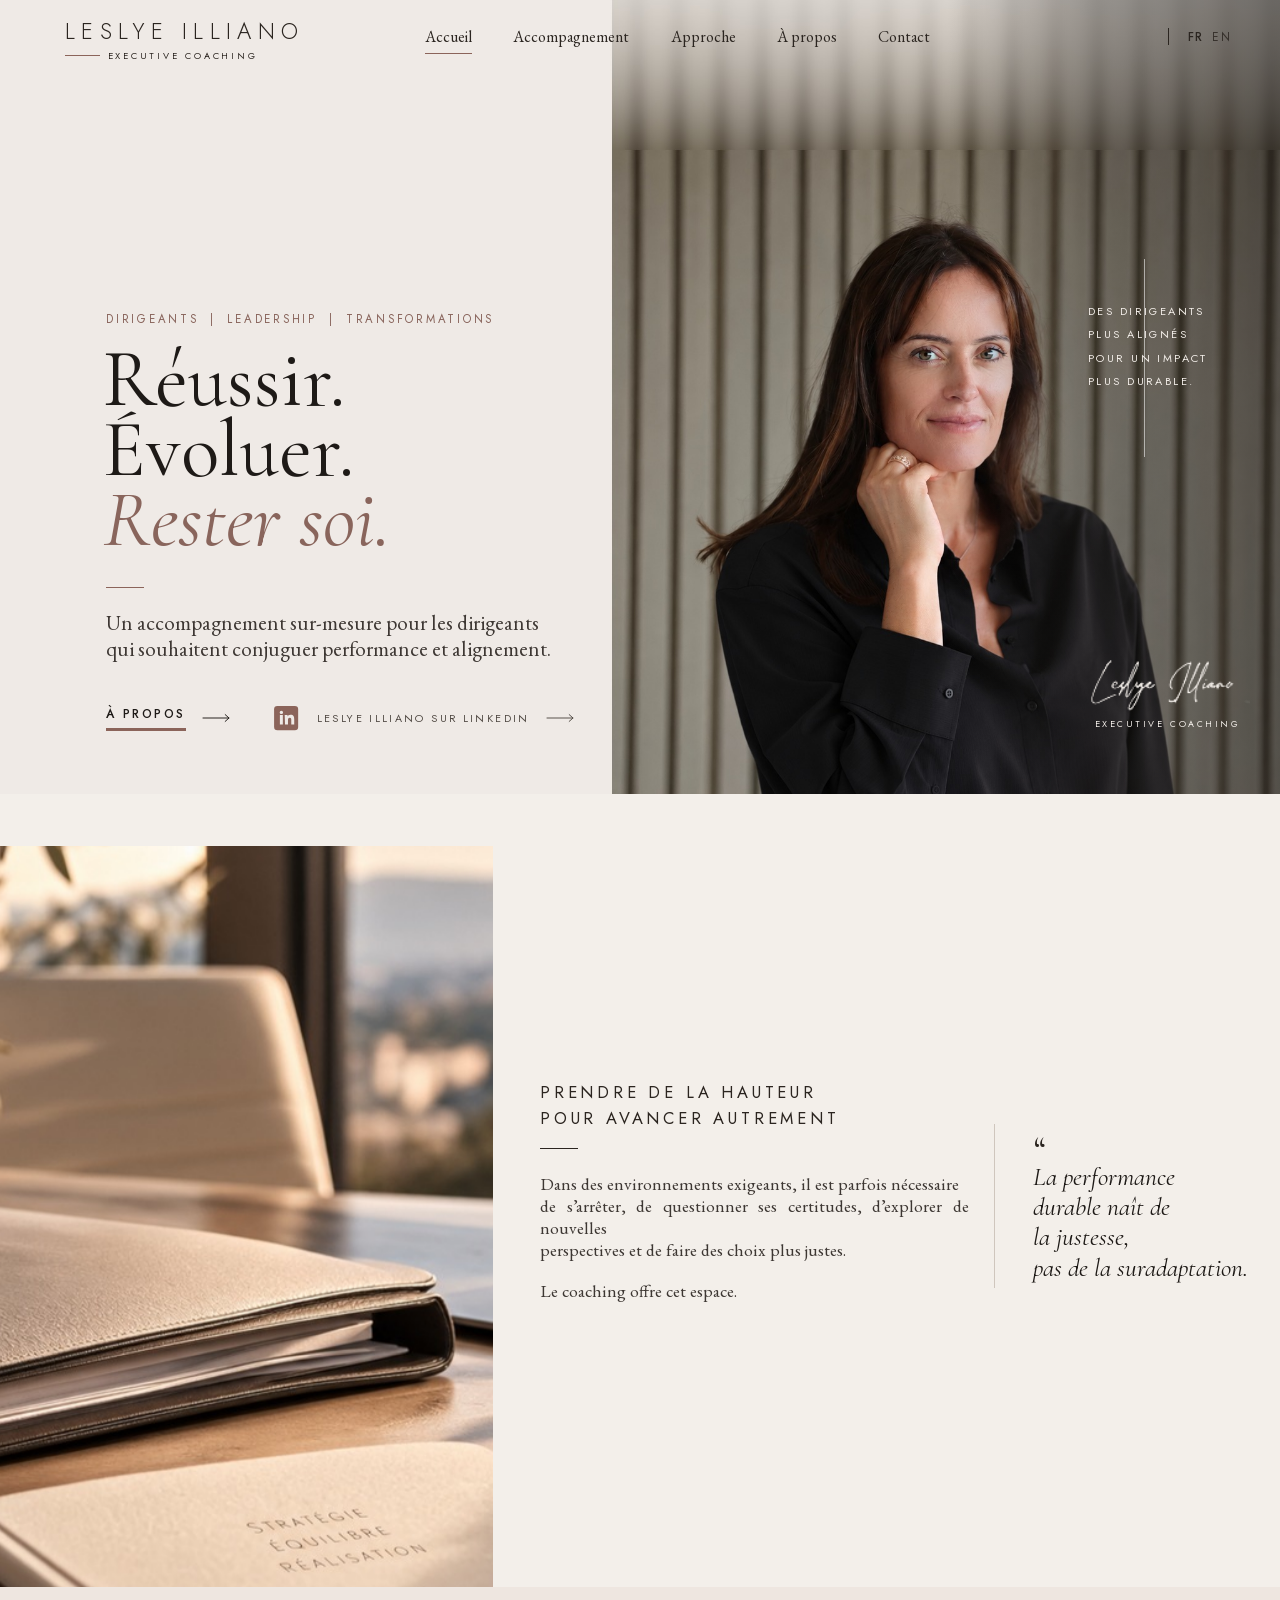
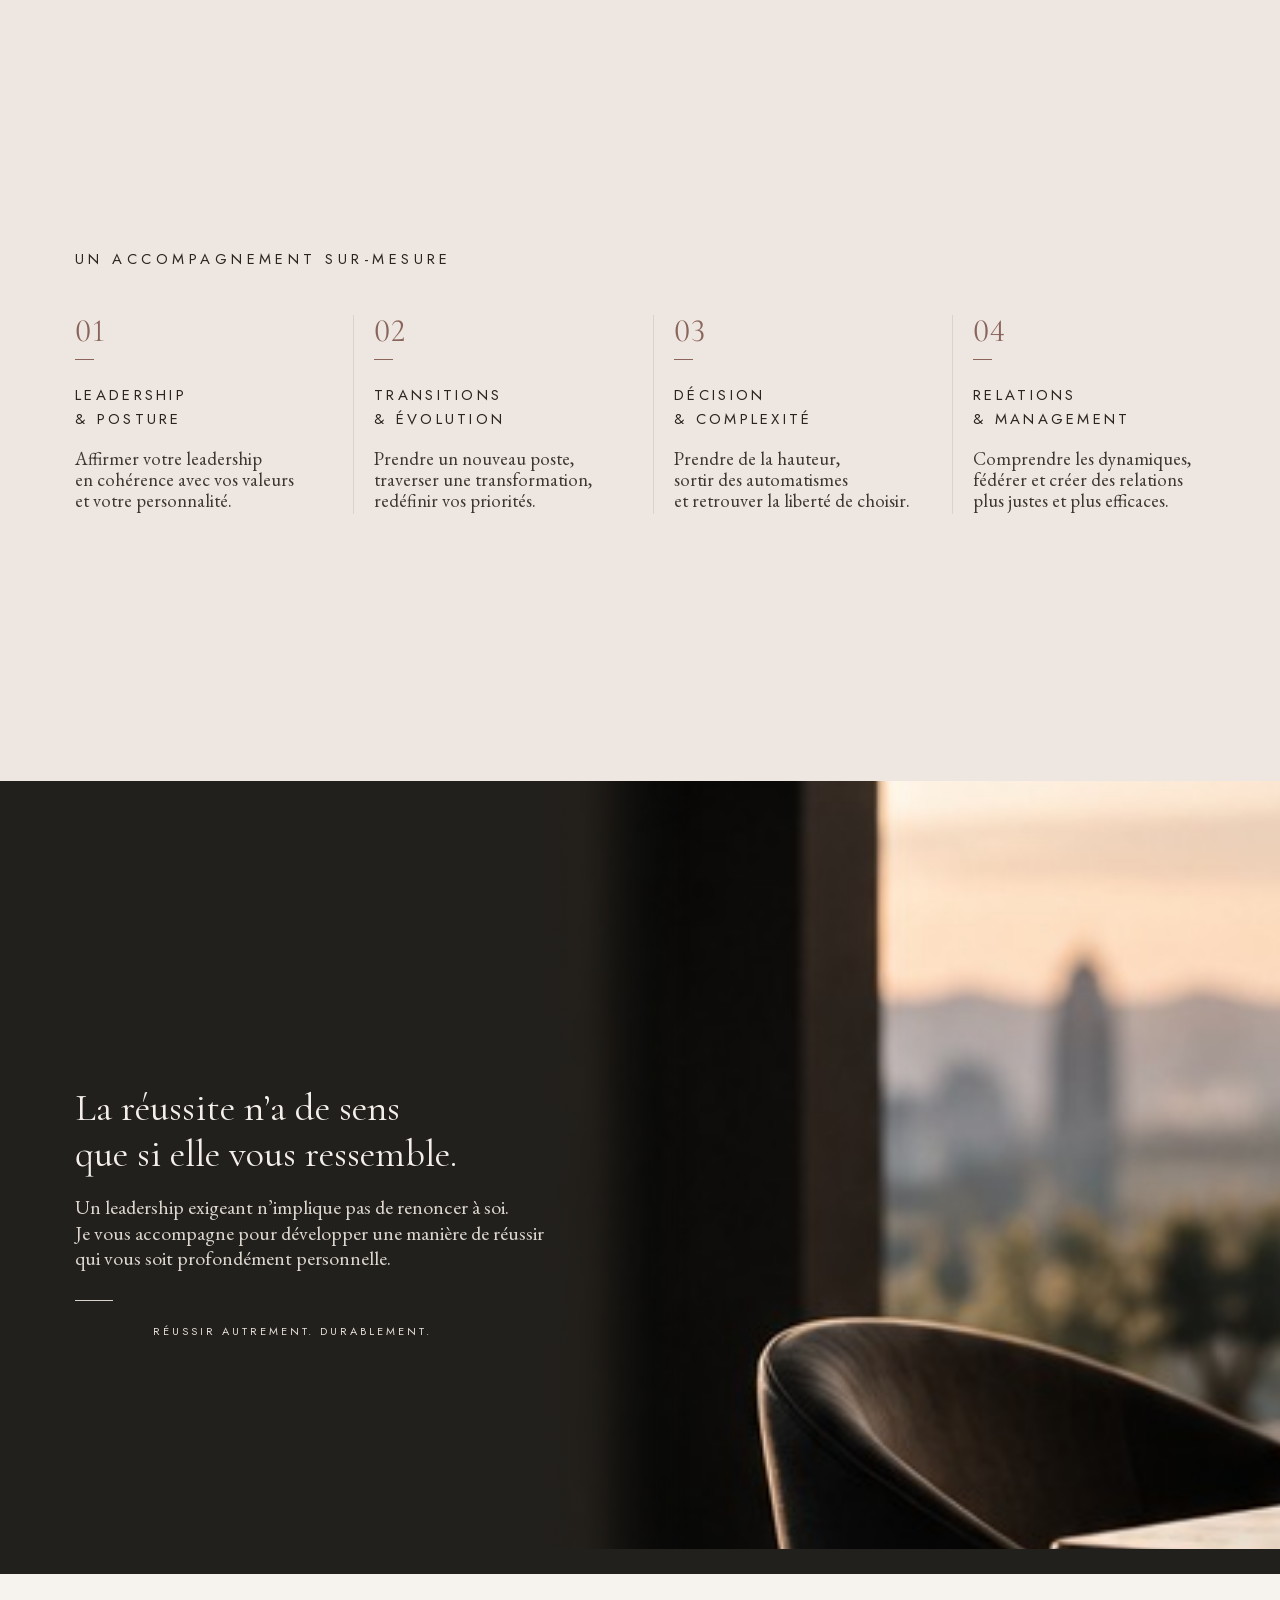
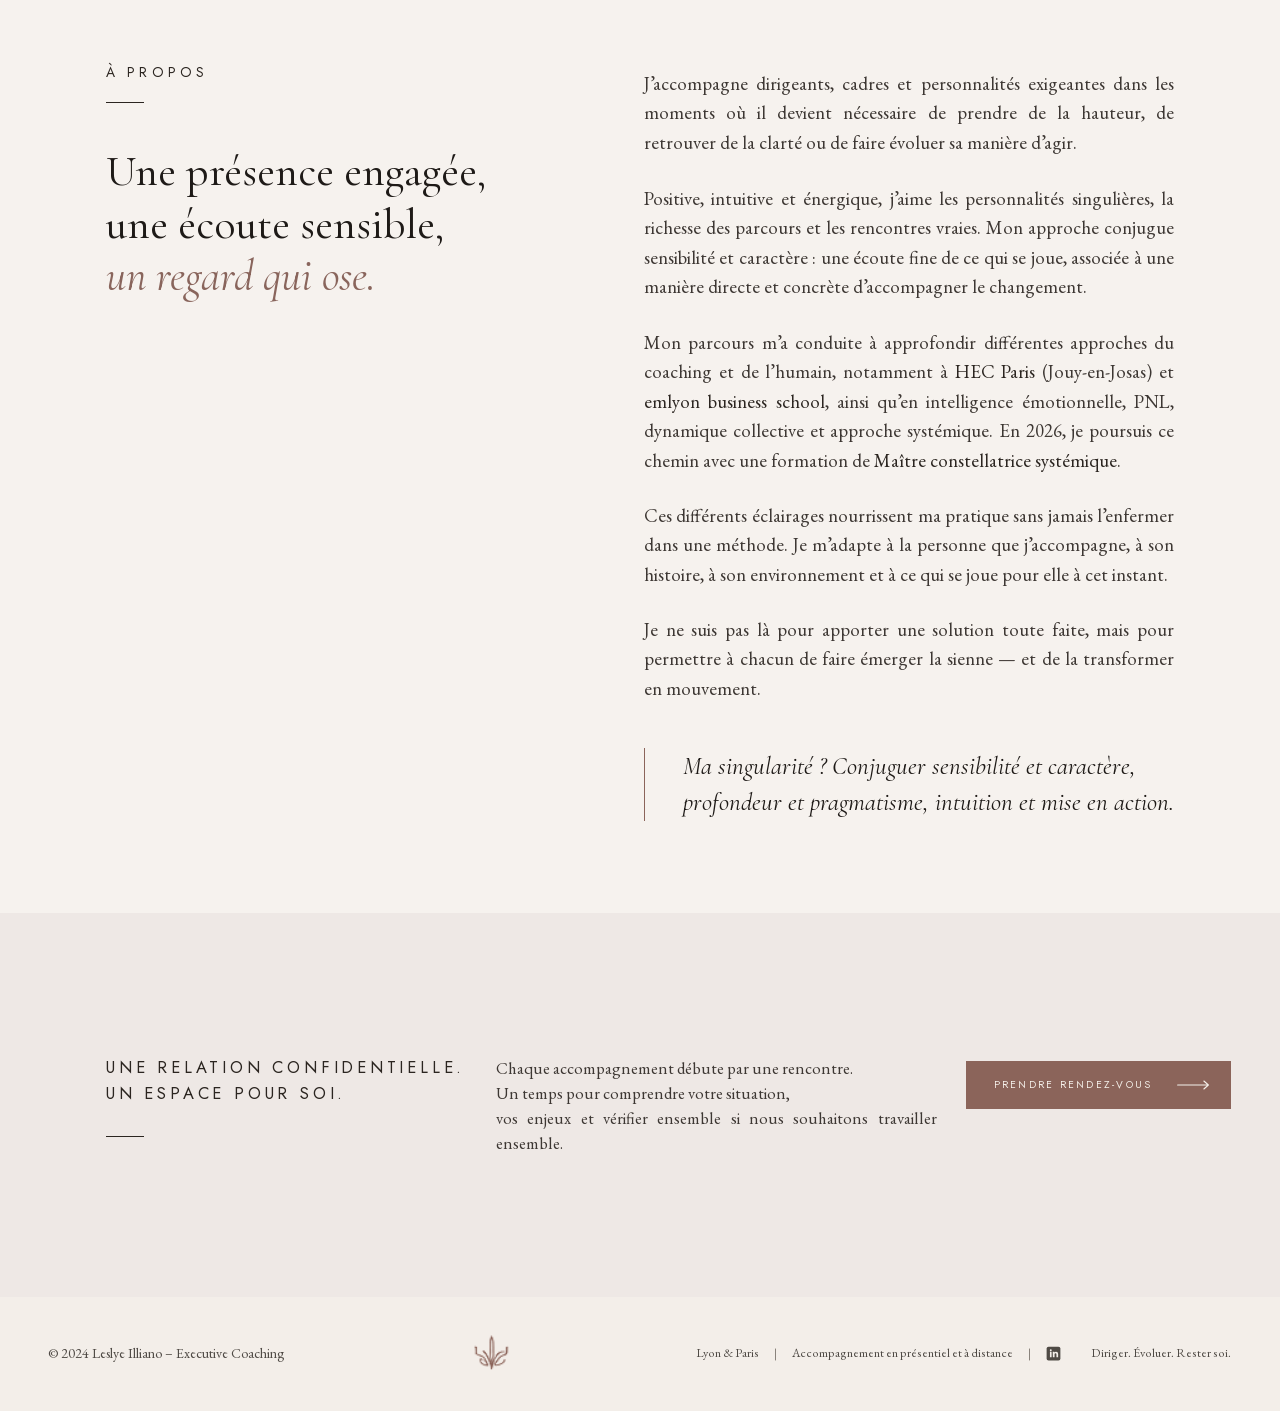
<file: index.html>
<!DOCTYPE html>
<html lang="fr">
<head>
<meta charset="utf-8">
<meta name="viewport" content="width=device-width, initial-scale=1">
<title>Leslye Illiano – Executive Coaching</title>
<meta name="description" content="Un accompagnement sur-mesure pour les dirigeants qui souhaitent conjuguer performance et alignement. Réussir. Évoluer. Rester soi.">
<link rel="stylesheet" href="fonts.css?v=22">
<link rel="stylesheet" href="style.css?v=22">
</head>
<body>

<!-- ===== HEADER (fixe) ===== -->
<header class="header" id="header">
  <a class="logo" href="#accueil">
    <span class="logo-name">LESLYE ILLIANO</span>
    <span class="logo-sub"><i></i>EXECUTIVE COACHING</span>
  </a>
  <nav class="nav">
    <a href="#accueil" class="active">Accueil</a>
    <a href="#accompagnement">Accompagnement</a>
    <a href="#approche">Approche</a>
    <a href="#apropos">À propos</a>
    <a href="#contact">Contact</a>
  </nav>
  <div class="lang"><span class="bar"></span><a href="#" class="on">FR</a><a href="#">EN</a></div>
</header>

<!-- ===== HERO ===== -->
<section class="hero" id="accueil">
  <div class="hero-bg"></div>
  <div class="inner">
    <div class="hero-left">
      <p class="hero-tags reveal" style="--d:.1s">DIRIGEANTS&nbsp;&nbsp;|&nbsp;&nbsp;LEADERSHIP&nbsp;&nbsp;|&nbsp;&nbsp;TRANSFORMATIONS</p>
      <h1 class="hero-title"><span class="reveal" style="--d:.25s">Réussir.</span><span class="reveal" style="--d:.4s">Évoluer.</span><span class="reveal rose" style="--d:.55s"><em>Rester soi.</em></span></h1>
      <span class="rule rule-rose reveal line" style="--d:.7s"></span>
      <p class="hero-text reveal" style="--d:.8s">Un accompagnement sur-mesure pour les dirigeants<br> qui souhaitent conjuguer performance et alignement.</p>
      <div class="hero-actions">
        <a class="hero-cta reveal" style="--d:.95s" href="#apropos"><span>À PROPOS</span>
          <svg class="arrow" viewBox="0 0 26 8"><path d="M0 4h24.5M21 .8 24.6 4 21 7.2"/></svg>
        </a>
        <a class="hero-linkedin reveal" style="--d:1s" href="https://www.linkedin.com/in/leslye-illiano1234/" target="_blank" rel="noopener">
          <span class="li-badge"><svg viewBox="0 0 24 24" aria-hidden="true"><rect x="1" y="1" width="22" height="22" rx="3"/><path class="in" d="M6.3 9.2h2.7v8.6H6.3zM7.65 5.2a1.55 1.55 0 1 1 0 3.1 1.55 1.55 0 0 1 0-3.1zM10.7 9.2h2.6v1.2c.4-.7 1.3-1.4 2.7-1.4 2.9 0 3.4 1.9 3.4 4.3v4.5h-2.7v-4c0-1 0-2.2-1.4-2.2s-1.6 1-1.6 2.1v4.1h-2.7z"/></svg></span>
          <span>Leslye Illiano sur LinkedIn</span>
          <svg class="arrow" viewBox="0 0 26 8"><path d="M0 4h24.5M21 .8 24.6 4 21 7.2"/></svg>
        </a>
      </div>
    </div>

    <span class="vline vline-2 reveal line-v" style="--d:1.1s"></span>
    <p class="hero-right reveal" style="--d:1.2s">DES DIRIGEANTS<br> PLUS ALIGNÉS<br> POUR UN IMPACT<br> PLUS DURABLE.</p>

    <div class="signature reveal" style="--d:1.4s">
      <img src="assets/signature-claire.png" alt="Leslye Illiano">
      <span>EXECUTIVE COACHING</span>
    </div>
  </div>
</section>

<!-- ===== HAUTEUR ===== -->
<section class="hauteur" id="approche">
  <div class="hauteur-photo photo-reveal" data-parallax="0.07"><img src="assets/table.jpg" alt=""></div>
  <div class="inner">
    <div class="hauteur-body">
      <h2 class="caps-title reveal" style="--d:.1s">PRENDRE DE LA HAUTEUR<br> POUR AVANCER AUTREMENT</h2>
      <span class="rule rule-dark reveal line" style="--d:.3s"></span>
      <p class="reveal" style="--d:.4s">Dans des environnements exigeants, il est parfois nécessaire<br> de s’arrêter, de questionner ses certitudes, d’explorer de nouvelles<br> perspectives et de faire des choix plus justes.</p>
      <p class="last reveal" style="--d:.55s">Le coaching offre cet espace.</p>
    </div>
    <blockquote class="quote reveal" style="--d:.7s">
      <span class="qmark">“</span>
      <p>La performance<br> durable naît de<br> la justesse,<br> pas de la suradaptation.</p>
    </blockquote>
  </div>
</section>

<!-- ===== ACCOMPAGNEMENT ===== -->
<section class="offres" id="accompagnement">
  <div class="inner">
    <p class="section-label reveal" style="--d:.1s">UN ACCOMPAGNEMENT SUR-MESURE</p>
    <div class="cols">
      <article class="col reveal" style="--d:.25s">
        <span class="num">01</span><span class="rule rule-num"></span>
        <h3>LEADERSHIP<br> &amp; POSTURE</h3>
        <p>Affirmer votre leadership<br> en cohérence avec vos valeurs<br> et votre personnalité.</p>
      </article>
      <article class="col reveal" style="--d:.4s">
        <span class="num">02</span><span class="rule rule-num"></span>
        <h3>TRANSITIONS<br> &amp; ÉVOLUTION</h3>
        <p>Prendre un nouveau poste,<br> traverser une transformation,<br> redéfinir vos priorités.</p>
      </article>
      <article class="col reveal" style="--d:.55s">
        <span class="num">03</span><span class="rule rule-num"></span>
        <h3>DÉCISION<br> &amp; COMPLEXITÉ</h3>
        <p>Prendre de la hauteur,<br> sortir des automatismes<br> et retrouver la liberté de choisir.</p>
      </article>
      <article class="col reveal" style="--d:.7s">
        <span class="num">04</span><span class="rule rule-num"></span>
        <h3>RELATIONS<br> &amp; MANAGEMENT</h3>
        <p>Comprendre les dynamiques,<br> fédérer et créer des relations<br> plus justes et plus efficaces.</p>
      </article>
    </div>
  </div>
</section>

<!-- ===== CONVICTION ===== -->
<section class="conviction" id="conviction">
  <div class="conviction-photo photo-reveal" data-parallax="0.07"><img src="assets/city.jpg" alt=""></div>
  <div class="inner">
    <div class="conviction-body">
      <p class="section-label light reveal" style="--d:.1s">MA CONVICTION</p>
      <span class="rule rule-light reveal line" style="--d:.25s"></span>
      <h2 class="reveal" style="--d:.35s">La réussite n’a de sens<br> que si elle vous ressemble.</h2>
      <p class="text reveal" style="--d:.55s">Un leadership exigeant n’implique pas de renoncer à soi.<br> Je vous accompagne pour développer une manière de réussir<br> qui vous soit profondément personnelle.</p>
      <span class="rule rule-light rule-bottom reveal line" style="--d:.7s"></span>
      <p class="claim reveal" style="--d:.8s">RÉUSSIR AUTREMENT. DURABLEMENT.</p>
    </div>
  </div>
</section>

<!-- ===== À PROPOS ===== -->
<section class="apropos" id="apropos">
  <div class="inner">

    <div class="apropos-tete">
      <p class="section-label reveal" style="--d:.1s">À PROPOS</p>
      <span class="rule rule-dark reveal line" style="--d:.25s"></span>
      <p class="apropos-lead reveal" style="--d:.35s">Une présence engagée,<br> une écoute sensible,<br> <em>un regard qui ose.</em></p>
    </div>

    <div class="apropos-texte">
      <p class="reveal" style="--d:.45s">J’accompagne dirigeants, cadres et personnalités exigeantes dans les moments où il devient nécessaire de prendre de la hauteur, de retrouver de la clarté ou de faire évoluer sa manière d’agir.</p>
      <p class="reveal" style="--d:.55s">Positive, intuitive et énergique, j’aime les personnalités singulières, la richesse des parcours et les rencontres vraies. Mon approche conjugue sensibilité et caractère&nbsp;: une écoute fine de ce qui se joue, associée à une manière directe et concrète d’accompagner le changement.</p>
      <p class="reveal" style="--d:.65s">Mon parcours m’a conduite à approfondir différentes approches du coaching et de l’humain, notamment à <b>HEC Paris</b>&nbsp;(Jouy-en-Josas) et <b>emlyon business school</b>, ainsi qu’en intelligence émotionnelle, PNL, dynamique collective et approche systémique. En 2026, je poursuis ce chemin avec une formation de <b>Maître constellatrice systémique</b>.</p>
      <p class="reveal" style="--d:.75s">Ces différents éclairages nourrissent ma pratique sans jamais l’enfermer dans une méthode. Je m’adapte à la personne que j’accompagne, à son histoire, à son environnement et à ce qui se joue pour elle à cet instant.</p>
      <p class="reveal" style="--d:.85s">Je ne suis pas là pour apporter une solution toute faite, mais pour permettre à chacun de faire émerger la sienne — et de la transformer en mouvement.</p>
    </div>

    <blockquote class="apropos-chute reveal" style="--d:.95s">
      <p>Ma singularité&nbsp;? Conjuguer sensibilité et caractère, profondeur et pragmatisme, intuition et mise en action.</p>
    </blockquote>

  </div>
</section>

<!-- ===== CONTACT ===== -->
<section class="contact" id="contact">
  <div class="inner">
    <div class="contact-left">
      <h2 class="caps-title reveal" style="--d:.1s">UNE RELATION CONFIDENTIELLE.<br> UN ESPACE POUR SOI.</h2>
      <span class="rule rule-dark reveal line" style="--d:.3s"></span>
    </div>
    <p class="contact-text reveal" style="--d:.35s">Chaque accompagnement débute par une rencontre.<br> Un temps pour comprendre votre situation,<br> vos enjeux et vérifier ensemble si nous souhaitons travailler ensemble.</p>
    <a href="rendez-vous.html" class="btn btn-contact reveal" style="--d:.55s">PRENDRE RENDEZ-VOUS
      <svg class="arrow" viewBox="0 0 26 8"><path d="M0 4h24.5M21 .8 24.6 4 21 7.2"/></svg>
    </a>
  </div>
</section>

<!-- ===== FOOTER ===== -->
<footer class="footer">
  <div class="inner">
    <p class="copy">© 2024 Leslye Illiano – Executive Coaching</p>
    <img class="lotus" src="assets/lotus.png" alt="">
    <p class="meta">
      <span>Lyon &amp; Paris</span><span class="sep">|</span>
      <span>Accompagnement en présentiel et à distance</span><span class="sep">|</span>
      <a href="https://www.linkedin.com/in/leslye-illiano1234/" class="linkedin" target="_blank" rel="noopener" aria-label="Profil LinkedIn de Leslye Illiano"><svg viewBox="0 0 24 24"><rect x="1" y="1" width="22" height="22" rx="3"/><path class="in" d="M6.3 9.2h2.7v8.6H6.3zM7.65 5.2a1.55 1.55 0 1 1 0 3.1 1.55 1.55 0 0 1 0-3.1zM10.7 9.2h2.6v1.2c.4-.7 1.3-1.4 2.7-1.4 2.9 0 3.4 1.9 3.4 4.3v4.5h-2.7v-4c0-1 0-2.2-1.4-2.2s-1.6 1-1.6 2.1v4.1h-2.7z"/></svg></a>
      <span>Diriger. Évoluer. Rester soi.</span>
    </p>
  </div>
</footer>

<script src="script.js?v=22"></script>
</body>
</html>
</file>
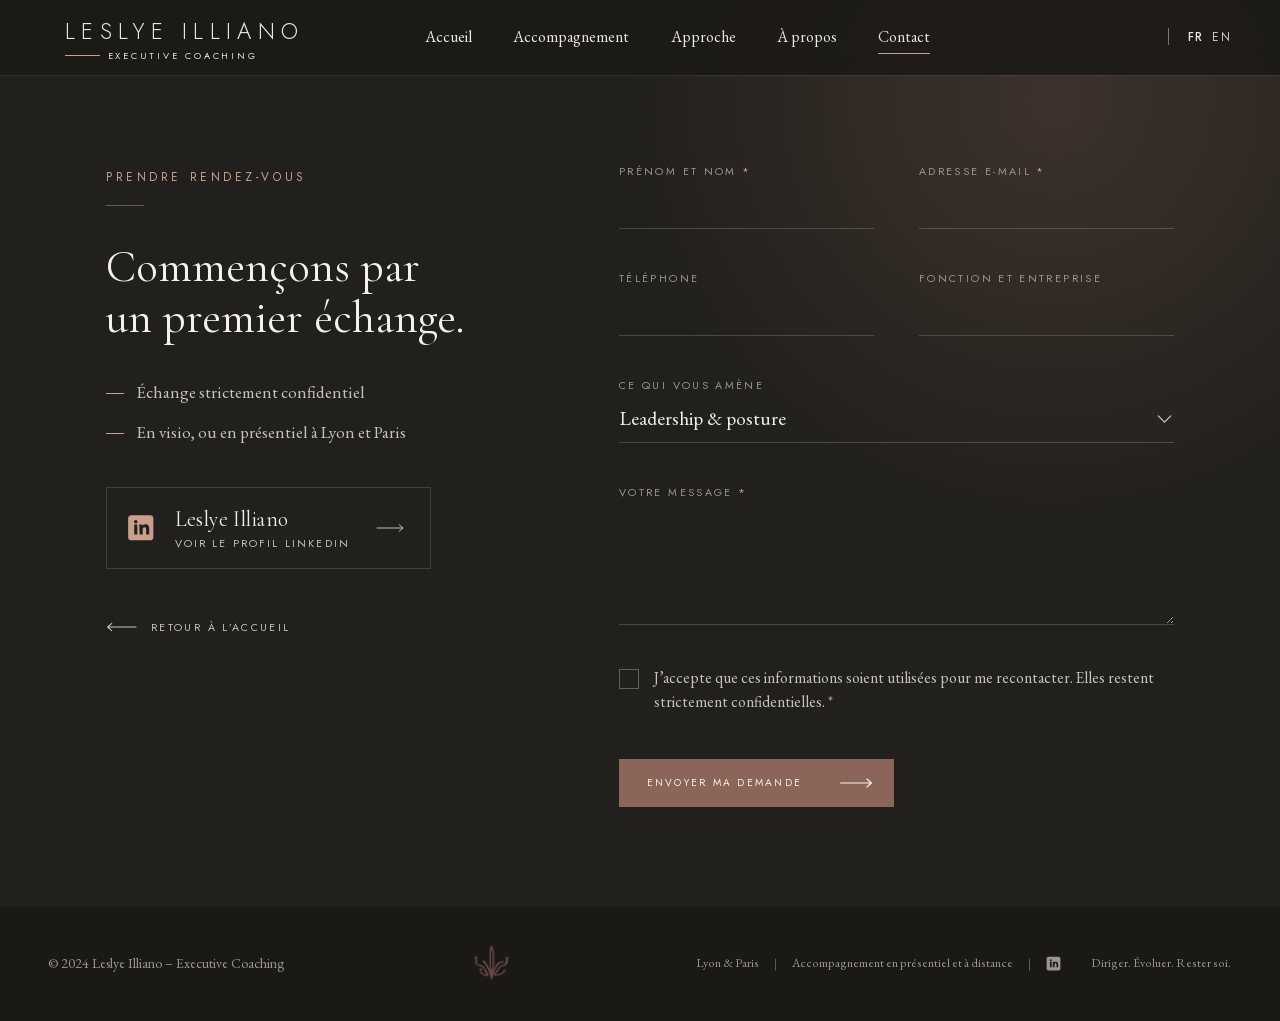
<file: rendez-vous.html>
<!DOCTYPE html>
<html lang="fr">
<head>
<meta charset="utf-8">
<meta name="viewport" content="width=device-width, initial-scale=1">
<title>Prendre rendez-vous – Leslye Illiano</title>
<meta name="description" content="Un premier échange de trente minutes pour comprendre votre situation et vérifier ensemble si ce travail a du sens. Sans engagement.">
<link rel="stylesheet" href="fonts.css?v=22">
<link rel="stylesheet" href="style.css?v=22">
</head>
<body class="page-rdv">

<header class="header scrolled" id="header">
  <a class="logo" href="index.html">
    <span class="logo-name">LESLYE ILLIANO</span>
    <span class="logo-sub"><i></i>EXECUTIVE COACHING</span>
  </a>
  <nav class="nav">
    <a href="index.html#accueil">Accueil</a>
    <a href="index.html#accompagnement">Accompagnement</a>
    <a href="index.html#approche">Approche</a>
    <a href="index.html#apropos">À propos</a>
    <a href="rendez-vous.html" class="active">Contact</a>
  </nav>
  <div class="lang"><span class="bar"></span><a href="#" class="on">FR</a><a href="#">EN</a></div>
</header>

<main class="rdv-page">
  <span class="rdv-glow" aria-hidden="true"></span>
  <div class="inner">

    <aside class="rdv-aside">
      <p class="section-label reveal" style="--d:.1s">PRENDRE RENDEZ-VOUS</p>
      <span class="rule rule-light reveal line" style="--d:.25s"></span>
      <h1 class="reveal" style="--d:.35s">Commençons par<br> un premier échange.</h1>
      <ul class="rdv-points reveal" style="--d:.55s">
        <li>Échange strictement confidentiel</li>
        <li>En visio, ou en présentiel à Lyon et Paris</li>
      </ul>
      <a class="rdv-linkedin reveal" style="--d:.65s" href="https://www.linkedin.com/in/leslye-illiano1234/" target="_blank" rel="noopener">
        <span class="li-icon"><svg viewBox="0 0 24 24" aria-hidden="true"><rect x="1" y="1" width="22" height="22" rx="3"/><path class="in" d="M6.3 9.2h2.7v8.6H6.3zM7.65 5.2a1.55 1.55 0 1 1 0 3.1 1.55 1.55 0 0 1 0-3.1zM10.7 9.2h2.6v1.2c.4-.7 1.3-1.4 2.7-1.4 2.9 0 3.4 1.9 3.4 4.3v4.5h-2.7v-4c0-1 0-2.2-1.4-2.2s-1.6 1-1.6 2.1v4.1h-2.7z"/></svg></span>
        <span class="li-text"><b>Leslye Illiano</b>Voir le profil LinkedIn</span>
        <svg class="arrow li-arrow" viewBox="0 0 26 8"><path d="M0 4h24.5M21 .8 24.6 4 21 7.2"/></svg>
      </a>

      <a class="rdv-back reveal" style="--d:.8s" href="index.html">
        <svg class="arrow arrow-back" viewBox="0 0 26 8"><path d="M26 4H1.5M5 .8 1.4 4 5 7.2"/></svg>
        Retour à l’accueil
      </a>
    </aside>

      <form class="rdv-form reveal" style="--d:.4s" novalidate>
            <div class="field-row">
              <p class="field">
                <label for="f-nom">Prénom et nom <i>*</i></label>
                <input id="f-nom" name="nom" type="text" autocomplete="name" required>
                <span class="field-error" aria-live="polite"></span>
              </p>
              <p class="field">
                <label for="f-email">Adresse e-mail <i>*</i></label>
                <input id="f-email" name="email" type="email" autocomplete="email" required>
                <span class="field-error" aria-live="polite"></span>
              </p>
            </div>

            <div class="field-row">
              <p class="field">
                <label for="f-tel">Téléphone</label>
                <input id="f-tel" name="telephone" type="tel" autocomplete="tel">
                <span class="field-error" aria-live="polite"></span>
              </p>
              <p class="field">
                <label for="f-fonction">Fonction et entreprise</label>
                <input id="f-fonction" name="fonction" type="text" autocomplete="organization-title">
                <span class="field-error" aria-live="polite"></span>
              </p>
            </div>

            <p class="field">
              <label for="f-sujet">Ce qui vous amène</label>
              <span class="select-wrap">
                <select id="f-sujet" name="sujet">
                  <option value="Leadership &amp; posture">Leadership &amp; posture</option>
                  <option value="Transitions &amp; évolution">Transitions &amp; évolution</option>
                  <option value="Décision &amp; complexité">Décision &amp; complexité</option>
                  <option value="Relations &amp; management">Relations &amp; management</option>
                  <option value="Autre sujet">Autre sujet</option>
                </select>
                <svg class="caret" viewBox="0 0 12 8" aria-hidden="true"><path d="M1 1.5 6 6.5l5-5"/></svg>
              </span>
              <span class="field-error" aria-live="polite"></span>
            </p>

            <p class="field">
              <label for="f-message">Votre message <i>*</i></label>
              <textarea id="f-message" name="message" rows="4" required></textarea>
              <span class="field-error" aria-live="polite"></span>
            </p>

            <p class="field field-consent">
              <input id="f-consent" name="consent" type="checkbox" required>
              <label for="f-consent"><span class="box"><svg viewBox="0 0 12 10" aria-hidden="true"><path d="M1 5.2 4.3 8.6 11 1.6"/></svg></span><span class="txt">J’accepte que ces informations soient utilisées pour me recontacter. Elles restent strictement confidentielles. <i>*</i></span></label>
              <span class="field-error" aria-live="polite"></span>
            </p>

            <p class="field-hp" aria-hidden="true"><label>Ne pas remplir<input type="text" name="societe_web" tabindex="-1" autocomplete="off"></label></p>

            <div class="rdv-actions">
              <button type="submit" class="btn">ENVOYER MA DEMANDE
                <svg class="arrow" viewBox="0 0 26 8"><path d="M0 4h24.5M21 .8 24.6 4 21 7.2"/></svg>
              </button>
              <p class="form-status" role="status" aria-live="polite"></p>
            </div>
          </form>

  </div>
</main>

<footer class="footer">
  <div class="inner">
    <p class="copy">© 2024 Leslye Illiano – Executive Coaching</p>
    <img class="lotus" src="assets/lotus.png" alt="">
    <p class="meta">
      <span>Lyon &amp; Paris</span><span class="sep">|</span>
      <span>Accompagnement en présentiel et à distance</span><span class="sep">|</span>
      <a href="https://www.linkedin.com/in/leslye-illiano1234/" class="linkedin" target="_blank" rel="noopener" aria-label="Profil LinkedIn de Leslye Illiano"><svg viewBox="0 0 24 24"><rect x="1" y="1" width="22" height="22" rx="3"/><path class="in" d="M6.3 9.2h2.7v8.6H6.3zM7.65 5.2a1.55 1.55 0 1 1 0 3.1 1.55 1.55 0 0 1 0-3.1zM10.7 9.2h2.6v1.2c.4-.7 1.3-1.4 2.7-1.4 2.9 0 3.4 1.9 3.4 4.3v4.5h-2.7v-4c0-1 0-2.2-1.4-2.2s-1.6 1-1.6 2.1v4.1h-2.7z"/></svg></a>
      <span>Diriger. Évoluer. Rester soi.</span>
    </p>
  </div>
</footer>

<script src="script.js?v=22"></script>
</body>
</html>
</file>
<file: fonts.css>
@font-face { font-family: 'Cormorant Garamond'; font-style: italic; font-weight: 400; font-display: swap; src: url('assets/fonts/CormorantGaramond-400i.woff2') format('woff2'); }
@font-face { font-family: 'Cormorant Garamond'; font-style: normal; font-weight: 400; font-display: swap; src: url('assets/fonts/CormorantGaramond-400.woff2') format('woff2'); }
@font-face { font-family: 'Cormorant Garamond'; font-style: normal; font-weight: 500; font-display: swap; src: url('assets/fonts/CormorantGaramond-500.woff2') format('woff2'); }
@font-face { font-family: 'EB Garamond'; font-style: italic; font-weight: 400; font-display: swap; src: url('assets/fonts/EBGaramond-400i.woff2') format('woff2'); }
@font-face { font-family: 'EB Garamond'; font-style: normal; font-weight: 400; font-display: swap; src: url('assets/fonts/EBGaramond-400.woff2') format('woff2'); }
@font-face { font-family: 'Jost'; font-style: normal; font-weight: 300; font-display: swap; src: url('assets/fonts/Jost-300.woff2') format('woff2'); }
@font-face { font-family: 'Jost'; font-style: normal; font-weight: 400; font-display: swap; src: url('assets/fonts/Jost-400.woff2') format('woff2'); }
@font-face { font-family: 'Jost'; font-style: normal; font-weight: 500; font-display: swap; src: url('assets/fonts/Jost-500.woff2') format('woff2'); }
</file>
<file: style.css>
/* ------------------------------------------------------------------
   Leslye Illiano – Executive Coaching
   Calibrage : maquette 1024 px de large → 1rem = 10 px à 1024 px.
   Mise en page fluide : les blocs se placent en flux, le texte peut
   se réorganiser si nécessaire.
   ------------------------------------------------------------------ */
:root {
  --ink: #2b2520;
  --ink-soft: #3d3733;
  --rose: #8b645a;
  --rose-text: #89655c;
  --cream: #f3eee9;
  --bg-hauteur: #f3efea;
  --bg-offres: #eee6e0;
  --bg-dark: #22201c;
  --bg-contact: #eee8e5;
  --bg-footer: #f3eee9;
  --serif: "EB Garamond", "Cormorant Garamond", Georgia, serif;
  --display: "Cormorant Garamond", "EB Garamond", Georgia, serif;
  --sans: "Jost", "Futura", "Helvetica Neue", Arial, sans-serif;
  --ease: cubic-bezier(.2, .65, .2, 1);
  --section-h: min(100vh, 62vw);   /* hauteur "expérience" d'une section, sans vide excessif */
}

html { font-size: calc(100vw / 102.4); -webkit-text-size-adjust: 100%; scroll-behavior: smooth; }
* { box-sizing: border-box; margin: 0; padding: 0; }
body { font-family: var(--serif); color: var(--ink); background: var(--cream); -webkit-font-smoothing: antialiased; overflow-x: hidden; }
a { color: inherit; text-decoration: none; }
img { display: block; max-width: 100%; }

section, footer { position: relative; width: 100%; overflow: hidden; }
section { min-height: var(--section-h); display: flex; align-items: center; scroll-margin-top: 6rem; }
.inner { position: relative; width: 100%; }

/* ==================== apparition au scroll ==================== */
.reveal { opacity: 0; transform: translateY(2.4rem); transition: opacity 1.2s var(--ease) var(--d, 0s), transform 1.2s var(--ease) var(--d, 0s); will-change: opacity, transform; }
.reveal.in { opacity: 1; transform: none; }
.reveal.line { transform: scaleX(0); transform-origin: left center; }
.reveal.line-v { transform: scaleY(0); transform-origin: center top; }
.reveal.line.in, .reveal.line-v.in { transform: none; }
.photo-reveal img { transform: scale(1.08); transition: transform 2.2s var(--ease); }
.photo-reveal.in img { transform: scale(1); }
[data-parallax] { will-change: transform; }

/* ==================== éléments communs ==================== */
.rule { display: block; height: 0.1rem; width: 3rem; }
.rule-rose { background: var(--rose); }
.rule-dark { background: var(--ink); }
.rule-light { background: #d8d2cb; }
.rule-num { background: var(--rose); width: 1.5rem; }

.arrow { width: 2.6rem; height: 0.8rem; fill: none; stroke: currentColor; stroke-width: 0.9; stroke-linecap: round; stroke-linejoin: round; overflow: visible; transition: transform .4s var(--ease); flex: none; }

.btn {
  display: inline-flex; align-items: center; justify-content: space-between; gap: 2rem;
  background: var(--rose); color: #f4efe9;
  font-family: var(--sans); font-weight: 400; font-size: 0.82rem; letter-spacing: 0.22em; line-height: 1.2;
  padding: 0 1.6rem 0 2.2rem; height: 3.6rem; white-space: nowrap;
  transition: background .3s, opacity 1.2s var(--ease) var(--d, 0s), transform 1.2s var(--ease) var(--d, 0s);
}
.btn:hover { background: #7a564d; }
.btn:hover .arrow { transform: translateX(0.4rem); }
.btn .arrow { width: 2.7rem; }

.caps-title { font-family: var(--sans); font-weight: 400; font-size: 1.32rem; letter-spacing: 0.23em; line-height: 2.1rem; color: var(--ink); }
.section-label { font-family: var(--sans); font-weight: 400; letter-spacing: 0.3em; color: var(--ink); }

/* ==================== HEADER (fixe) ==================== */
.header { position: fixed; top: 0; left: 0; right: 0; height: 6rem; z-index: 100; transition: background-color .5s var(--ease), box-shadow .5s var(--ease); }
.header.scrolled { background-color: rgba(243, 238, 233, .94); -webkit-backdrop-filter: blur(10px); backdrop-filter: blur(10px); box-shadow: 0 0.1rem 0 rgba(43, 37, 32, .06); }
.logo { position: absolute; left: 5.2rem; top: 1.6rem; font-family: var(--sans); color: var(--ink); }
.logo-name { display: block; font-weight: 300; font-size: 1.8rem; letter-spacing: 0.28em; line-height: 1.8rem; white-space: nowrap; }
.logo-sub { display: flex; align-items: center; margin-top: 0.5rem; font-size: 0.74rem; letter-spacing: 0.3em; font-weight: 400; color: var(--ink); white-space: nowrap; }
.logo-sub i { display: inline-block; width: 2.8rem; height: 0.1rem; background: var(--rose); margin-right: 0.6rem; }
.nav { position: absolute; left: 34rem; top: 2.15rem; display: flex; gap: 3.3rem; font-size: 1.25rem; line-height: 1.6rem; color: var(--ink); }
.nav a { position: relative; white-space: nowrap; transition: color .3s; }
.nav a::after { content: ""; position: absolute; left: 0; right: 0; bottom: -0.55rem; height: 0.1rem; background: var(--rose); transform: scaleX(0); transform-origin: left center; transition: transform .45s var(--ease); }
.nav a.active::after, .nav a:hover::after { transform: scaleX(1); }
.nav a:hover { color: var(--rose); }
.lang { position: absolute; right: 3.9rem; top: 2.2rem; display: flex; align-items: center; font-family: var(--sans); font-size: 0.95rem; letter-spacing: 0.12em; color: var(--ink); }
.lang .bar { width: 0.1rem; height: 1.4rem; background: var(--ink); margin-right: 1.5rem; }
.lang a { margin-left: 0.7rem; opacity: 0.85; }
.lang a.on { margin-left: 0; font-weight: 500; opacity: 1; }

/* ==================== HERO ==================== */
.hero { height: clamp(51.3rem, 100vh, 62vw); background: #efeae6; display: block; }
.hero-bg { position: absolute; inset: 0; background: #efeae6 url("assets/hero.jpg") center bottom / 100% auto no-repeat; }
/* voile doux sur le bord droit : le texte clair et la signature y restent lisibles */
.hero-bg::after { content: ""; position: absolute; inset: 0 0 0 auto; width: 26%; background: linear-gradient(90deg, rgba(31,29,26,0) 0%, rgba(31,29,26,.34) 42%, rgba(31,29,26,.58) 100%); pointer-events: none; }
.hero .inner { position: absolute; left: 0; right: 0; bottom: 0; height: 51.3rem; }

.hero-left { position: absolute; left: 8.5rem; top: 12.7rem; width: 40rem; }
.hero-tags { font-family: var(--sans); font-weight: 400; font-size: 0.92rem; letter-spacing: 0.24em; color: var(--rose-text); white-space: nowrap; }
.hero-title { margin: 1.4rem 0 0 -0.3rem; font-family: var(--display); font-weight: 400; font-size: 6.4rem; line-height: 5.6rem; color: #1e1a17; }
.hero-title span { display: block; }
.hero-title span.rose { color: var(--rose-text); }
.hero-title em { font-style: italic; font-weight: 400; }
.hero-left .rule-rose { margin-top: 2.6rem; }
.hero-text { margin-top: 1.7rem; font-size: 1.68rem; line-height: 2.1rem; color: var(--ink-soft); max-width: 38rem; }

.vline { position: absolute; width: 0.1rem; background: rgba(255,255,255,.55); }
.vline-2 { left: 91.5rem; top: 8.5rem; height: 15.8rem; }
.hero-right { position: absolute; left: 87rem; top: 11.8rem; font-family: var(--sans); font-weight: 400; font-size: 0.88rem; letter-spacing: 0.22em; line-height: 1.86rem; color: #f3eee9; white-space: nowrap; }
.signature { position: absolute; left: 86.8rem; top: 40.5rem; width: 13.2rem; text-align: center; }
.signature img { width: 13.2rem; height: auto; }
.signature span { display: block; margin-top: 0.4rem; font-family: var(--sans); font-size: 0.72rem; letter-spacing: 0.28em; color: #f3eee9; white-space: nowrap; }

/* ==================== HAUTEUR ==================== */
.hauteur { background: var(--bg-hauteur); }
.hauteur-photo { position: absolute; left: 0; top: 0; bottom: 0; width: 39.4rem; overflow: hidden; }
.hauteur-photo img { position: absolute; left: 0; top: -8%; width: 100%; height: 116%; object-fit: cover; }
.hauteur .inner { display: flex; align-items: flex-start; padding: 3.7rem 2.6rem 3.7rem 43.2rem; gap: 2rem; }
.hauteur-body { flex: 1 1 auto; max-width: 38.5rem; }
.hauteur-body .rule-dark { margin: 1.3rem 0 1.9rem; }
.hauteur-body p { font-size: 1.4rem; line-height: 1.75rem; color: var(--ink-soft); }
.hauteur-body p.last { margin-top: 1.6rem; }
.quote { position: relative; flex: 0 0 auto; margin-top: 3.6rem; padding: 0.6rem 0 0.4rem 3rem; border-left: 0.1rem solid #cfc6bd; }
.quote .qmark { display: block; font-family: var(--display); font-size: 3rem; line-height: 1; height: 1.6rem; color: var(--ink); }
.quote p { margin-top: 0.8rem; font-family: var(--display); font-style: italic; font-weight: 400; font-size: 2.05rem; line-height: 2.43rem; color: #1e1a17; }

/* ==================== OFFRES ==================== */
.offres { background: var(--bg-offres); }
.offres .inner { padding: 2.3rem 4rem 2.6rem 6rem; }
.offres .section-label { font-size: 1.19rem; }
.cols { display: grid; grid-template-columns: repeat(4, 1fr); column-gap: 3.4rem; margin-top: 2.4rem; }
.col { position: relative; padding: 1.2rem 0 0; }
.col + .col::before { content: ""; position: absolute; left: -1.7rem; top: 1.2rem; bottom: 0.2rem; width: 0.1rem; background: rgba(60,40,30,.10); transition: opacity .5s var(--ease); }
/* fond animé au survol : un calque qui déborde légèrement de la carte */
.col::after { content: ""; position: absolute; inset: -0.6rem -1.4rem -1.4rem -1.4rem; background: var(--rose); border-radius: 0.2rem; opacity: 0; transform: scaleY(.92); transform-origin: center top; transition: opacity .55s var(--ease), transform .55s var(--ease); z-index: 0; pointer-events: none; }
.col > * { position: relative; z-index: 1; transition: color .5s var(--ease), background-color .5s var(--ease); }
.col:hover::after, .col:focus-within::after { opacity: 1; transform: scaleY(1); }
.col:hover + .col::before, .col:hover::before { opacity: 0; }
.col:hover .num, .col:hover h3, .col:hover p { color: #f6f0ea; }
.col:hover .rule-num { background: rgba(246,240,234,.7); }
.num { display: block; font-family: var(--display); font-weight: 400; font-size: 2.6rem; line-height: 2.6rem; letter-spacing: 0.04em; color: var(--rose-text); font-variant-numeric: lining-nums; }
.col .rule-num { margin: 0.9rem 0 1.9rem; }
.col h3 { font-family: var(--sans); font-weight: 400; font-size: 1.2rem; letter-spacing: 0.22em; line-height: 1.9rem; color: var(--ink); }
.col p { margin-top: 1.3rem; padding-bottom: 0.4rem; font-size: 1.48rem; line-height: 1.7rem; color: var(--ink-soft); }

/* ==================== CONVICTION ==================== */
.conviction { background: var(--bg-dark); color: var(--cream); }
.conviction-photo { position: absolute; left: 43rem; top: 0; bottom: 0; right: 0; overflow: hidden; }
.conviction-photo img { position: absolute; left: 0; top: -8%; width: 100%; height: 116%; object-fit: cover; object-position: left center; }
.conviction-photo::after { content: ""; position: absolute; inset: 0 auto 0 0; width: 12rem; background: linear-gradient(90deg, var(--bg-dark) 0%, rgba(34,32,28,0) 100%); }
.conviction .inner { padding: 2.6rem 0 2.6rem 6rem; }
.conviction-body { max-width: 40rem; }
.conviction .section-label { font-size: 0.95rem; letter-spacing: 0.3em; color: #e6e0d9; }
.conviction .rule-light { margin: 1.6rem 0 2.5rem; }
.conviction h2 { font-family: var(--display); font-weight: 400; font-size: 3.1rem; line-height: 3.7rem; color: #f3eee9; }
.conviction .text { margin-top: 1.4rem; font-size: 1.58rem; line-height: 2.05rem; color: #ddd7d0; }
.conviction .rule-bottom { margin: 2.2rem 0 1.8rem; }
.conviction .claim { margin-left: 6.2rem; font-family: var(--sans); font-size: 0.88rem; letter-spacing: 0.27em; color: #e6e0d9; white-space: nowrap; }

/* ==================== CONTACT ==================== */
.contact { background: var(--bg-contact); min-height: min(45vh, 30vw); }
.contact .inner { display: flex; align-items: flex-start; gap: 2.4rem; padding: 3rem 3.9rem 3rem 8.5rem; }
.contact-left { flex: 0 0 auto; }
.contact-left .rule-dark { margin-top: 2.4rem; }
.contact-text { flex: 1 1 auto; margin-top: 0.2rem; font-size: 1.33rem; line-height: 2rem; color: var(--ink-soft); }
.btn-contact { flex: 0 0 auto; margin-top: 0.6rem; min-width: 20.7rem; height: 3.8rem; }

/* ==================== FOOTER ==================== */
.footer { background: var(--bg-footer); }
.footer .inner { display: flex; align-items: center; justify-content: space-between; gap: 3rem; padding: 2.5rem 3.9rem 2.6rem 3.8rem; }
.copy { font-size: 1.13rem; color: #4f4a45; white-space: nowrap; }
.lotus { width: 4.4rem; height: auto; margin-top: -1.2rem; }
.meta { display: flex; align-items: center; font-size: 0.98rem; color: #4f4a45; white-space: nowrap; }
.meta .sep { margin: 0 1.2rem; color: #8a837c; }
.linkedin { display: inline-flex; margin-right: 2.4rem; }
.linkedin svg { width: 1.2rem; height: 1.2rem; fill: #4f4a45; }
.linkedin svg .in { fill: var(--bg-footer); }

/* ==================== MOBILE (< 760 px) ==================== */
@media (max-width: 760px) {
  html { font-size: 10px; }
  section { min-height: 0; display: block; }
  .header { height: 5.6rem; background-color: rgba(243,238,233,.94); }
  .logo { left: 2rem; top: 1.4rem; }
  .nav, .lang { display: none; }
  .hero { height: auto; padding: 0; display: flex; flex-direction: column-reverse; align-items: stretch; }
  /* cadrage mobile : le portrait seul, le panneau crème est écarté */
  .hero-bg { position: relative; inset: auto; height: 105vw; background-size: auto 150%; background-position: 96% 100%; }
  .hero-bg::after { display: none; }
  .hero .inner { position: relative; height: auto; padding: 8rem 2.4rem 3.6rem; }
  .hero-left { position: relative; left: 0; top: 0; width: auto; }
  .hero-tags { white-space: normal; }
  .hero-title { font-size: 4.6rem; line-height: 4.4rem; }
  .hero-text { font-size: 1.6rem; line-height: 2.2rem; }
  .hero-text br, .hauteur-body p br, .conviction .text br, .contact-text br, .col p br { display: none; }
  .vline, .hero-right { display: none; }
  /* signature posée en bas du portrait */
  .hero .inner { position: static; }
  .signature { display: block; position: absolute; left: auto; right: 2.6rem; top: auto; bottom: 2.6rem; width: 11.5rem; text-align: right; z-index: 2; }
  .signature img { width: 11.5rem; margin-left: auto; }
  .signature span { margin-top: 0.3rem; font-size: 0.64rem; letter-spacing: 0.24em; }
  .hauteur-photo { position: relative; width: 100%; height: 26rem; }
  .hauteur .inner { flex-direction: column; padding: 3.2rem 2.4rem 4rem; }
  .hauteur-body { max-width: none; }
  .quote { margin-top: 1rem; }
  .offres .inner { padding: 4rem 2.4rem; }
  .cols { grid-template-columns: 1fr; row-gap: 3rem; }
  .col + .col::before { display: none; }
  .col::after { inset: -1.2rem -1.6rem -1.6rem -1.6rem; }
  .conviction-photo { position: relative; left: 0; height: 26rem; }
  .conviction-photo::after { display: none; }
  .conviction .inner { padding: 3.2rem 2.4rem 4rem; }
  .conviction-body { max-width: none; }
  .conviction h2 { font-size: 3rem; line-height: 3.5rem; }
  .conviction .claim { margin-left: 0; white-space: normal; }
  .contact .inner { flex-direction: column; gap: 2rem; padding: 4rem 2.4rem; }
  .btn-contact { min-width: 0; height: 4rem; }
  .footer .inner { flex-direction: column; text-align: center; gap: 1.6rem; padding: 2.4rem; }
  .lotus { margin: 0; }
  .meta { flex-wrap: wrap; justify-content: center; white-space: normal; }
}

/* ==================== mode calibrage (dev, ?calib) ==================== */
.calib section { min-height: 0; }
.calib .hero { height: 51.3rem; }
.calib .contact { min-height: 0; }

/* ==================================================================
   PAGE RENDEZ-VOUS (rendez-vous.html) — version sombre
   ================================================================== */
.page-rdv {
  --ink: #ece6df;
  --ink-soft: #c9c2ba;
  --rose-clair: #c9a08e;
  background: var(--bg-dark);
  color: var(--ink);
}

/* --- en-tête sur fond sombre --- */
.page-rdv .header,
.page-rdv .header.scrolled { background-color: rgba(28,26,23,.88); box-shadow: 0 0.1rem 0 rgba(236,230,223,.07); }
.page-rdv .logo, .page-rdv .nav, .page-rdv .lang { color: var(--ink); }
.page-rdv .logo-sub i { background: var(--rose-clair); }
.page-rdv .nav a::after { background: var(--rose-clair); }
.page-rdv .nav a:hover { color: var(--rose-clair); }
.page-rdv .lang .bar { background: rgba(236,230,223,.45); }

/* --- corps de la page --- */
.rdv-page { position: relative; min-height: 100vh; padding: 13rem 8.5rem 8rem; overflow: hidden; }
.rdv-glow { position: absolute; top: -28rem; right: -18rem; width: 72rem; height: 72rem; border-radius: 50%; background: radial-gradient(circle, rgba(139,100,90,.26) 0%, rgba(139,100,90,0) 68%); pointer-events: none; }
.rdv-page .inner { display: flex; align-items: flex-start; gap: 8rem; }

/* --- colonne de gauche --- */
.rdv-aside { flex: 0 0 33rem; padding-top: 0.4rem; }
.rdv-aside .section-label { display: block; font-size: 0.95rem; color: var(--rose-clair); }
.rdv-aside .rule-light { background: rgba(236,230,223,.3); margin: 1.6rem 0 2.8rem; }
.rdv-aside h1 { font-family: var(--display); font-weight: 400; font-size: 3.6rem; line-height: 4.1rem; color: #f5f0ea; }
.rdv-intro { margin-top: 2rem; font-size: 1.5rem; line-height: 2.25rem; color: var(--ink-soft); }
.rdv-points { list-style: none; margin-top: 3rem; }
.rdv-points li { position: relative; padding-left: 2.4rem; font-size: 1.36rem; line-height: 1.9rem; color: var(--ink-soft); }
.rdv-points li + li { margin-top: 1.3rem; }
.rdv-points li::before { content: ""; position: absolute; left: 0; top: 0.95rem; width: 1.4rem; height: 0.1rem; background: var(--rose-clair); }
.rdv-back { display: inline-flex; align-items: center; gap: 1.2rem; margin-top: 4rem; font-family: var(--sans); font-size: 0.86rem; letter-spacing: 0.22em; text-transform: uppercase; color: var(--ink-soft); transition: color .35s var(--ease); }
.rdv-back:hover { color: var(--rose-clair); }
.rdv-back .arrow-back { width: 2.4rem; }
.rdv-back:hover .arrow-back { transform: translateX(-0.4rem); }

/* --- formulaire --- */
.rdv-form { flex: 1 1 auto; min-width: 0; }
.field-row { display: grid; grid-template-columns: 1fr 1fr; gap: 0 3.6rem; }
.field { position: relative; margin-bottom: 3.3rem; }
.field label { display: block; font-family: var(--sans); font-weight: 400; font-size: 0.86rem; letter-spacing: 0.22em; text-transform: uppercase; color: #9d958c; transition: color .4s var(--ease); }
.field label i { font-style: normal; color: var(--rose-clair); }

.field input[type="text"], .field input[type="email"], .field input[type="tel"], .field select, .field textarea {
  display: block; width: 100%; margin-top: 1rem; padding: 0 0 0.9rem;
  font-family: var(--serif); font-size: 1.55rem; line-height: 2rem; color: #f2ede7;
  background: transparent; border: 0; border-bottom: 0.1rem solid rgba(236,230,223,.2);
  border-radius: 0; -webkit-appearance: none; appearance: none;
  transition: border-color .45s var(--ease);
}
.field textarea { resize: vertical; min-height: 7rem; }
.field input:focus, .field select:focus, .field textarea:focus { outline: none; border-bottom-color: rgba(236,230,223,.34); }
.field select option { background: #22201c; color: #f2ede7; }

/* trait qui se déploie au focus */
.field::after { content: ""; position: absolute; left: 0; right: 0; bottom: 0; height: 0.1rem; background: var(--rose-clair); transform: scaleX(0); transform-origin: left center; transition: transform .5s var(--ease); }
.field:focus-within::after { transform: scaleX(1); }
.field:focus-within label { color: var(--rose-clair); }

/* menu déroulant */
.select-wrap { position: relative; display: block; }
.select-wrap select { cursor: pointer; padding-right: 3rem; }
.select-wrap .caret { position: absolute; right: 0.2rem; bottom: 1.5rem; width: 1.2rem; height: 0.8rem; fill: none; stroke: #c9c2ba; stroke-width: 1.1; stroke-linecap: round; stroke-linejoin: round; pointer-events: none; transition: stroke .4s var(--ease); }
.select-wrap:focus-within .caret { stroke: var(--rose-clair); }

/* case à cocher */
.field-consent { display: flex; align-items: flex-start; margin-top: 0.8rem; }
.field-consent::after { display: none; }
.field-consent input { position: absolute; opacity: 0; width: 1.6rem; height: 1.6rem; margin: 0; cursor: pointer; }
.field-consent label { display: flex; align-items: flex-start; gap: 1.2rem; max-width: 46rem; font-family: var(--serif); font-size: 1.25rem; line-height: 1.9rem; letter-spacing: 0; text-transform: none; color: var(--ink-soft); cursor: pointer; }
.field-consent .box { flex: none; position: relative; width: 1.6rem; height: 1.6rem; margin-top: 0.2rem; border: 0.1rem solid rgba(236,230,223,.32); transition: background-color .35s var(--ease), border-color .35s var(--ease); }
.field-consent .box svg { position: absolute; inset: 0; margin: auto; width: 1rem; height: 0.85rem; fill: none; stroke: #22201c; stroke-width: 1.8; stroke-linecap: round; stroke-linejoin: round; stroke-dasharray: 16; stroke-dashoffset: 16; transition: stroke-dashoffset .4s var(--ease); }
.field-consent input:checked + label .box { background: var(--rose-clair); border-color: var(--rose-clair); }
.field-consent input:checked + label .box svg { stroke-dashoffset: 0; }
.field-consent input:focus-visible + label .box { box-shadow: 0 0 0 0.3rem rgba(201,160,142,.22); }

/* erreurs */
.field-error { position: absolute; left: 0; top: 100%; display: block; margin-top: 0.7rem; font-family: var(--sans); font-size: 0.92rem; letter-spacing: 0.06em; color: #d9927f; opacity: 0; transform: translateY(-0.3rem); transition: opacity .35s var(--ease), transform .35s var(--ease); }
.field.invalid .field-error { opacity: 1; transform: none; }
.field.invalid input, .field.invalid textarea, .field.invalid select { border-bottom-color: #d9927f; }
.field.invalid .box { border-color: #d9927f; }

/* pot de miel anti-spam */
.field-hp { position: absolute; left: -9999px; width: 1px; height: 1px; overflow: hidden; }

/* envoi */
.rdv-actions { display: flex; align-items: center; gap: 2.4rem; margin-top: 3.6rem; flex-wrap: wrap; }
.rdv-form .btn { border: 0; cursor: pointer; font-family: var(--sans); min-width: 22rem; height: 3.9rem; background: var(--rose); color: #f7f2ec; }
.rdv-form .btn:hover { background: var(--rose-clair); color: #22201c; }
.rdv-form .btn[disabled] { opacity: .5; cursor: default; }
.form-status { font-size: 1.28rem; line-height: 1.8rem; color: var(--ink-soft); opacity: 0; transform: translateY(0.4rem); transition: opacity .45s var(--ease), transform .45s var(--ease); }
.form-status.show { opacity: 1; transform: none; }
.form-status.error { color: #d9927f; }

/* pied de page sombre */
.page-rdv .footer { background: #1b1916; }
.page-rdv .copy, .page-rdv .meta { color: #9d958c; }
.page-rdv .meta .sep { color: #5f584f; }
.page-rdv .linkedin svg { fill: #9d958c; }
.page-rdv .linkedin svg .in { fill: #1b1916; }
.page-rdv .lotus { opacity: .75; }

@media (max-width: 1100px) {
  .rdv-page { padding: 11rem 5rem 6rem; }
  .rdv-page .inner { gap: 4.6rem; }
  .rdv-aside { flex-basis: 28rem; }
}
@media (max-width: 760px) {
  .rdv-page { padding: 9rem 2.4rem 5rem; }
  .rdv-page .inner { flex-direction: column; gap: 4rem; }
  .rdv-aside { flex: none; width: 100%; }
  .rdv-aside h1 { font-size: 3rem; line-height: 3.5rem; }
  .rdv-aside h1 br, .rdv-intro br { display: none; }
  .rdv-back { margin-top: 3rem; }
  .rdv-glow { top: -30rem; right: -30rem; }
  .field-row { grid-template-columns: 1fr; gap: 0; }
  .rdv-form .btn { width: 100%; min-width: 0; height: 4.4rem; }
  .rdv-actions { gap: 1.6rem; }
}

/* --- mise en avant du profil LinkedIn (page rendez-vous) --- */
.rdv-linkedin {
  display: inline-flex; align-items: center; gap: 1.6rem;
  margin-top: 3.4rem; padding: 1.4rem 2rem 1.4rem 1.6rem;
  border: 0.1rem solid rgba(236,230,223,.16);
  color: var(--ink-soft);
  transition: border-color .4s var(--ease), background-color .4s var(--ease), color .4s var(--ease);
}
.rdv-linkedin:hover { border-color: rgba(201,160,142,.55); background: rgba(201,160,142,.08); color: #f2ede7; }
.rdv-linkedin .li-icon { flex: none; display: inline-flex; }
.rdv-linkedin .li-icon svg { width: 2.2rem; height: 2.2rem; fill: var(--rose-clair); transition: fill .4s var(--ease); }
.rdv-linkedin .li-icon svg .in { fill: var(--bg-dark); }
.rdv-linkedin:hover .li-icon svg { fill: #e0b7a5; }
.rdv-linkedin .li-text { display: flex; flex-direction: column; gap: 0.3rem; font-family: var(--sans); font-size: 0.86rem; letter-spacing: 0.2em; text-transform: uppercase; line-height: 1.3; }
.rdv-linkedin .li-text b { font-family: var(--display); font-weight: 400; font-size: 1.7rem; letter-spacing: 0.02em; text-transform: none; color: #f2ede7; }
.rdv-linkedin .li-arrow { width: 2.2rem; margin-left: 0.6rem; }
.rdv-linkedin:hover .li-arrow { transform: translateX(0.4rem); }

/* --- icône LinkedIn du pied de page --- */
.linkedin svg { transition: fill .35s var(--ease), transform .35s var(--ease); }
.linkedin:hover svg { fill: var(--rose); transform: translateY(-0.15rem); }
.page-rdv .linkedin:hover svg { fill: var(--rose-clair); }

@media (max-width: 760px) {
  .rdv-linkedin { width: 100%; margin-top: 2.8rem; }
}

/* --- LinkedIn dans la première section (accueil) --- */
.hero-linkedin {
  display: inline-flex; align-items: center; gap: 1.4rem;
  font-family: var(--sans); font-weight: 400; font-size: 0.86rem; letter-spacing: 0.22em;
  text-transform: uppercase; color: #514a44; white-space: nowrap;
  transition: color .4s var(--ease);
}
.hero-linkedin .li-badge { flex: none; display: inline-flex; }
.hero-linkedin .li-badge svg { width: 2.1rem; height: 2.1rem; fill: var(--rose); transition: fill .4s var(--ease); }
.hero-linkedin .li-badge svg .in { fill: #efeae6; }
.hero-linkedin .arrow { width: 2.2rem; }
.hero-linkedin:hover { color: var(--rose); }
.hero-linkedin:hover .li-badge svg { fill: #7a564d; }
.hero-linkedin:hover .arrow { transform: translateX(0.4rem); }

@media (max-width: 760px) {
  .hero-actions { margin-top: 2.6rem; gap: 1.6rem 2.4rem; }
  .hero-linkedin { white-space: normal; font-size: 0.9rem; }
}

/* ==================== À PROPOS ==================== */
.apropos { background: #f6f2ee; }
.apropos .inner {
  display: grid; grid-template-columns: 34rem 1fr; gap: 0 9rem;
  padding: 7rem 8.5rem 7.4rem; max-width: 108rem;
}
.apropos-tete { grid-column: 1; }
.apropos .section-label { display: block; font-size: 1.1rem; }
.apropos .rule-dark { margin: 1.6rem 0 0; }
.apropos-lead {
  margin-top: 3.4rem;
  font-family: var(--display); font-weight: 400;
  font-size: 3.5rem; line-height: 4.2rem; color: #1e1a17;
}
.apropos-lead em { font-style: italic; color: var(--rose-text); }

.apropos-texte { grid-column: 2; max-width: 52rem; padding-top: 0.6rem; }
.apropos-texte p { font-size: 1.5rem; line-height: 2.35rem; color: var(--ink-soft); }
.apropos-texte p + p { margin-top: 2.1rem; }
.apropos-texte b { font-weight: 400; color: var(--ink); }

.apropos-chute {
  grid-column: 2; margin-top: 3.6rem; padding-left: 3rem;
  border-left: 0.1rem solid var(--rose); max-width: 52rem;
}
.apropos-chute p {
  font-family: var(--display); font-style: italic; font-weight: 400;
  font-size: 2rem; line-height: 2.9rem; color: #1e1a17;
}

@media (max-width: 1100px) {
  .apropos .inner { grid-template-columns: 1fr; gap: 0; padding: 5.6rem 5rem 6rem; }
  .apropos-tete, .apropos-texte, .apropos-chute { grid-column: 1; max-width: none; }
  .apropos-lead { font-size: 3.2rem; line-height: 3.9rem; }
  .apropos-texte { margin-top: 4rem; padding-top: 0; }
}
@media (max-width: 760px) {
  .apropos .inner { padding: 4.4rem 2.4rem 5rem; }
  .apropos-lead { margin-top: 2.8rem; font-size: 2.9rem; line-height: 3.6rem; }
  .apropos-lead br { display: none; }
  .apropos-texte { margin-top: 3.2rem; }
  .apropos-texte p { font-size: 1.5rem; line-height: 2.3rem; }
  .apropos-chute { margin-top: 3.4rem; padding-left: 2rem; }
  .apropos-chute p { font-size: 1.85rem; line-height: 2.75rem; }
}

/* --- petit rappel « À propos » dans la première section --- */
.hero-cta {
  display: inline-flex; align-items: center; gap: 1.4rem;
  font-family: var(--sans); font-weight: 500; font-size: 0.98rem; letter-spacing: 0.2em;
  text-transform: uppercase; color: #1e1a17; white-space: nowrap;
  transition: color .4s var(--ease);
}
.hero-cta span { position: relative; padding-bottom: 0.6rem; }
.hero-cta span::after {
  content: ""; position: absolute; left: 0; right: 0; bottom: 0; height: 0.22rem;
  background: var(--rose); transform-origin: left center;
  transition: transform .45s var(--ease);
}
.hero-cta .arrow { width: 2.2rem; }
.hero-cta:hover { color: var(--rose); }
.hero-cta:hover span::after { transform: scaleX(1.12); }
.hero-cta:hover .arrow { transform: translateX(0.4rem); }

/* rangée des deux rappels sous l'accroche du hero */
.hero-actions { display: flex; align-items: center; flex-wrap: wrap; gap: 1.8rem 3.4rem; margin-top: 3.4rem; }

/* ==================== Paragraphes justifiés ====================
   Texte aligné à gauche et à droite. La césure automatique en français
   évite les blancs trop larges entre les mots. Les citations en italique
   et les colonnes étroites restent alignées à gauche. */
.hero-text,
.hauteur-body p,
.conviction .text,
.contact-text,
.apropos-texte p,
.rdv-intro {
  text-align: justify;
  text-justify: inter-word;
  -webkit-hyphens: auto;
  hyphens: auto;
}
@media (max-width: 760px) {
  .col p { text-align: justify; -webkit-hyphens: auto; hyphens: auto; }
}
</file>
